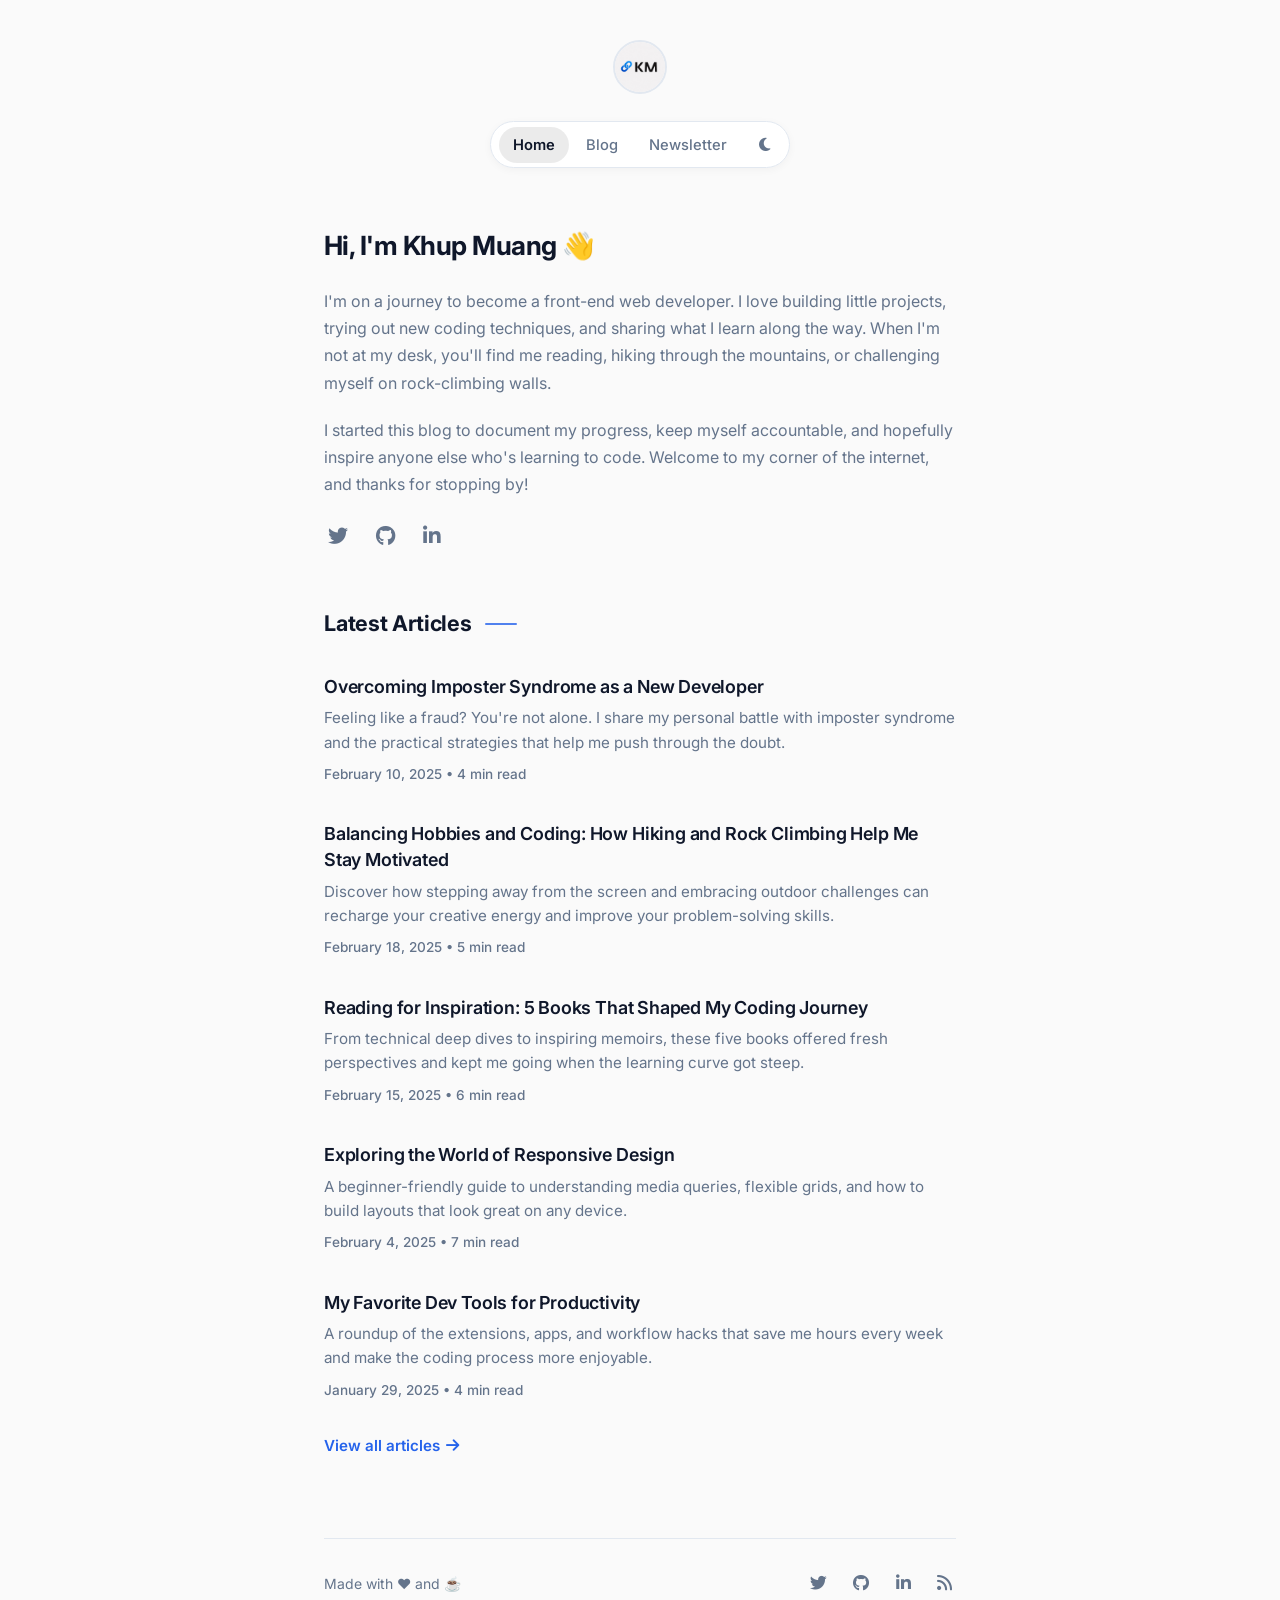
<file: index.html>
<!DOCTYPE html>
<html lang="en">

<head>
  <meta charset="UTF-8">
  <meta name="viewport" content="width=device-width, initial-scale=1.0">
  <title>Khup Muang - Front-End Developer</title>
  <meta name="description" content="Personal blog of Khup Muang, sharing articles, thoughts, and lessons learned on the journey of front-end development.">
  <link rel="shortcut icon" href="img/logo.jpeg" type="image/x-icon">
  <link rel="stylesheet" href="style.css">
  <link rel="stylesheet" href="https://cdnjs.cloudflare.com/ajax/libs/font-awesome/6.4.0/css/all.min.css">
  <script src="theme.js"></script>
</head>

<body>
  <div class="container">
    <header>
      <div class="avatar">
        <a href="index.html">
          <img src="img/logo.jpeg" alt="Khup Muang">
        </a>
      </div>

      <nav>
        <ul>
          <li><a href="index.html" class="active">Home</a></li>
          <li><a href="blog.html">Blog</a></li>
          <li><a href="newsletter.html">Newsletter</a></li>
        </ul>
        <button id="theme-toggle" class="theme-toggle" aria-label="Toggle color theme" title="Toggle theme">
          <i class="fas fa-moon" id="theme-icon"></i>
        </button>
      </nav>
    </header>

    <main>
      <section class="hero">
        <h1>Hi, I'm Khup Muang 👋</h1>
        <p>
          I'm on a journey to become a front-end web developer. I love building
          little projects, trying out new coding techniques, and sharing what I learn
          along the way. When I'm not at my desk, you'll find me reading, hiking
          through the mountains, or challenging myself on rock-climbing walls.
        </p>
        <p>
          I started this blog to document my progress, keep myself accountable,
          and hopefully inspire anyone else who's learning to code. Welcome to my
          corner of the internet, and thanks for stopping by!
        </p>
        <div class="social-links">
          <a href="https://twitter.com" target="_blank" rel="noopener noreferrer" aria-label="Twitter profile">
            <i class="fab fa-twitter"></i>
          </a>
          <a href="https://github.com" target="_blank" rel="noopener noreferrer" aria-label="GitHub profile">
            <i class="fab fa-github"></i>
          </a>
          <a href="https://linkedin.com" target="_blank" rel="noopener noreferrer" aria-label="LinkedIn profile">
            <i class="fab fa-linkedin-in"></i>
          </a>
        </div>
      </section>

      <section class="latest-articles">
        <h2 class="section-title">Latest Articles</h2>
        <div class="article-list">
          <div class="article-item">
            <a href="article.html">
              <h3>Overcoming Imposter Syndrome as a New Developer</h3>
            </a>
            <p class="article-excerpt">
              Feeling like a fraud? You're not alone. I share my personal battle with imposter syndrome and the
              practical strategies that help me push through the doubt.
            </p>
            <div class="article-meta">February 10, 2025 • 4 min read</div>
          </div>

          <div class="article-item">
            <a href="blog.html">
              <h3>Balancing Hobbies and Coding: How Hiking and Rock Climbing Help Me Stay Motivated</h3>
            </a>
            <p class="article-excerpt">
              Discover how stepping away from the screen and embracing outdoor challenges can recharge your creative
              energy and improve your problem-solving skills.
            </p>
            <div class="article-meta">February 18, 2025 • 5 min read</div>
          </div>

          <div class="article-item">
            <a href="blog.html">
              <h3>Reading for Inspiration: 5 Books That Shaped My Coding Journey</h3>
            </a>
            <p class="article-excerpt">
              From technical deep dives to inspiring memoirs, these five books offered fresh perspectives and kept me
              going when the learning curve got steep.
            </p>
            <div class="article-meta">February 15, 2025 • 6 min read</div>
          </div>

          <div class="article-item">
            <a href="blog.html">
              <h3>Exploring the World of Responsive Design</h3>
            </a>
            <p class="article-excerpt">
              A beginner-friendly guide to understanding media queries, flexible grids, and how to build layouts that
              look great on any device.
            </p>
            <div class="article-meta">February 4, 2025 • 7 min read</div>
          </div>

          <div class="article-item">
            <a href="blog.html">
              <h3>My Favorite Dev Tools for Productivity</h3>
            </a>
            <p class="article-excerpt">
              A roundup of the extensions, apps, and workflow hacks that save me hours every week and make the coding
              process more enjoyable.
            </p>
            <div class="article-meta">January 29, 2025 • 4 min read</div>
          </div>
        </div>
        <a href="blog.html" class="view-all">View all articles <i class="fas fa-arrow-right"></i></a>
      </section>
    </main>

    <footer>
      <div class="copyright">
        Made with ❤️ and ☕
      </div>
      <div class="footer-social">
        <a href="https://twitter.com" target="_blank" rel="noopener noreferrer" aria-label="Twitter profile">
          <i class="fab fa-twitter"></i>
        </a>
        <a href="https://github.com" target="_blank" rel="noopener noreferrer" aria-label="GitHub profile">
          <i class="fab fa-github"></i>
        </a>
        <a href="https://linkedin.com" target="_blank" rel="noopener noreferrer" aria-label="LinkedIn profile">
          <i class="fab fa-linkedin-in"></i>
        </a>
        <a href="#" aria-label="RSS Feed">
          <i class="fas fa-rss"></i>
        </a>
      </div>
    </footer>
  </div>
</body>

</html>
</file>
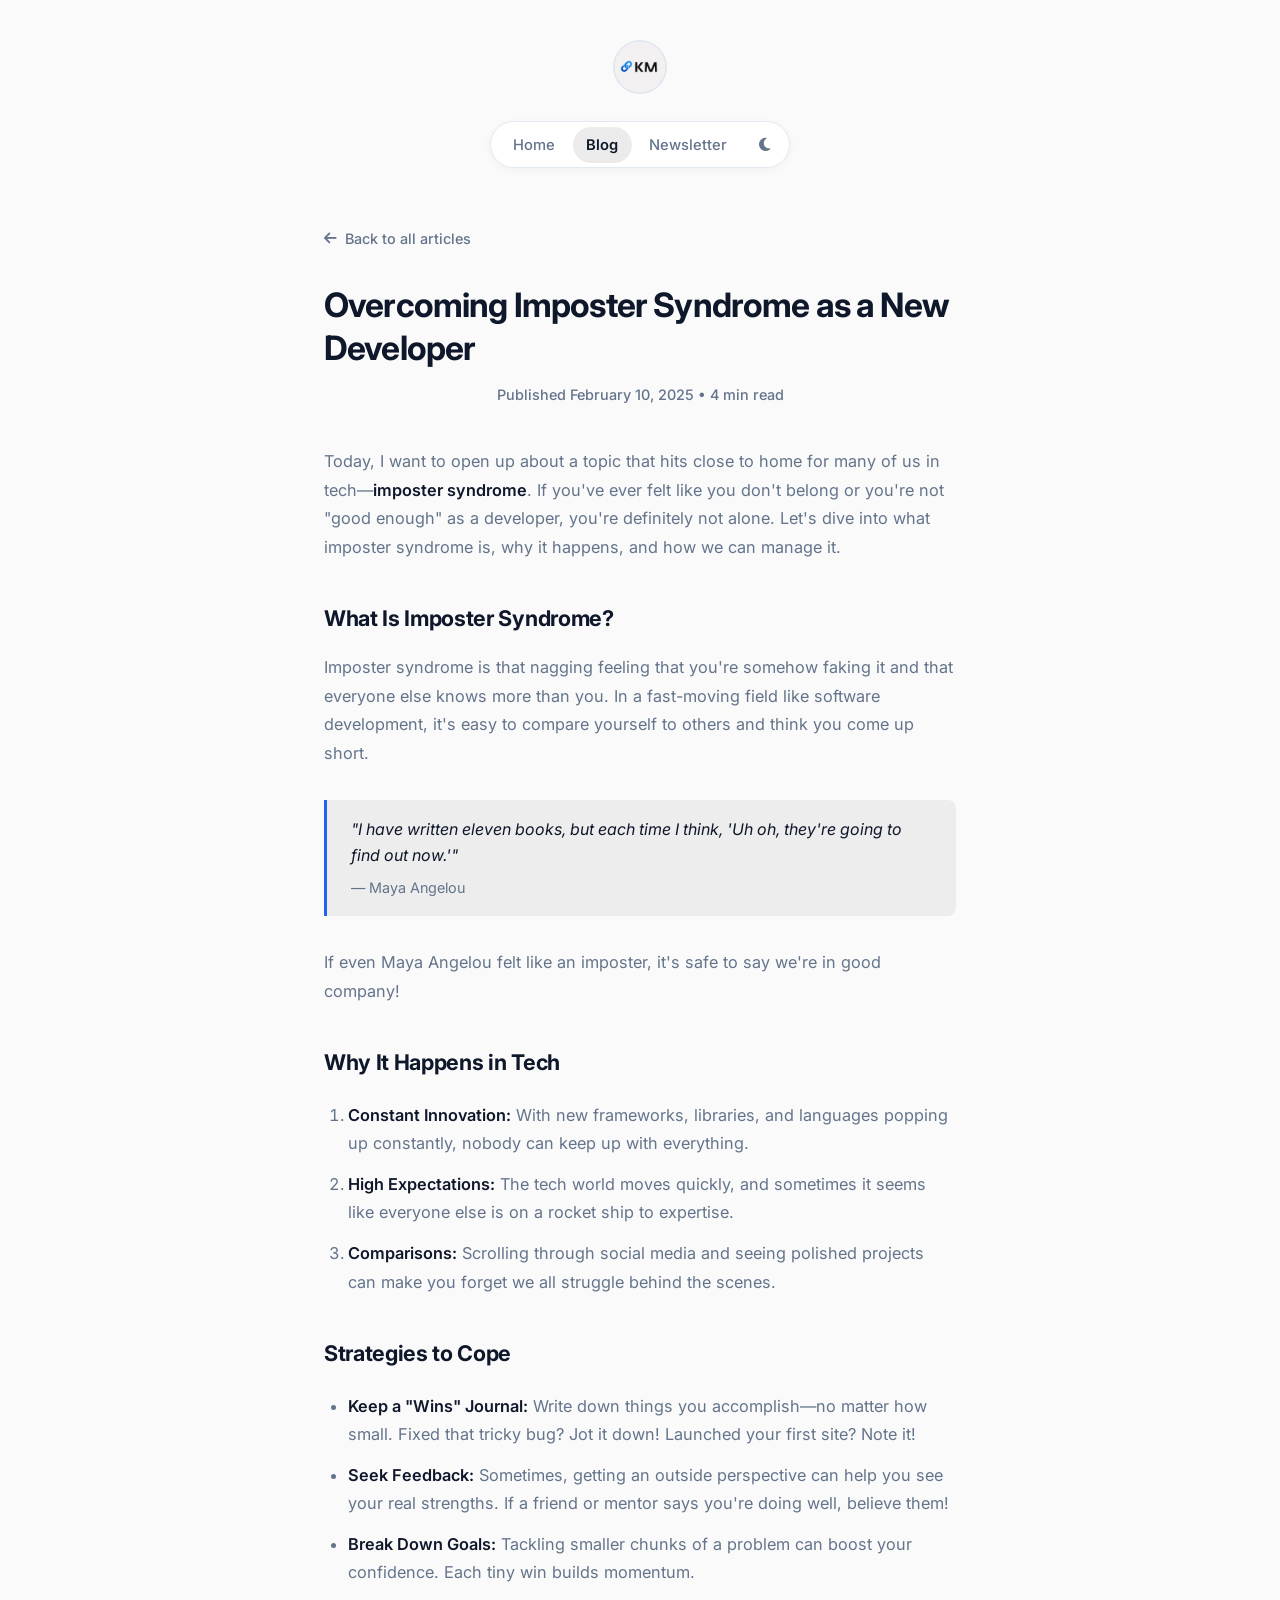
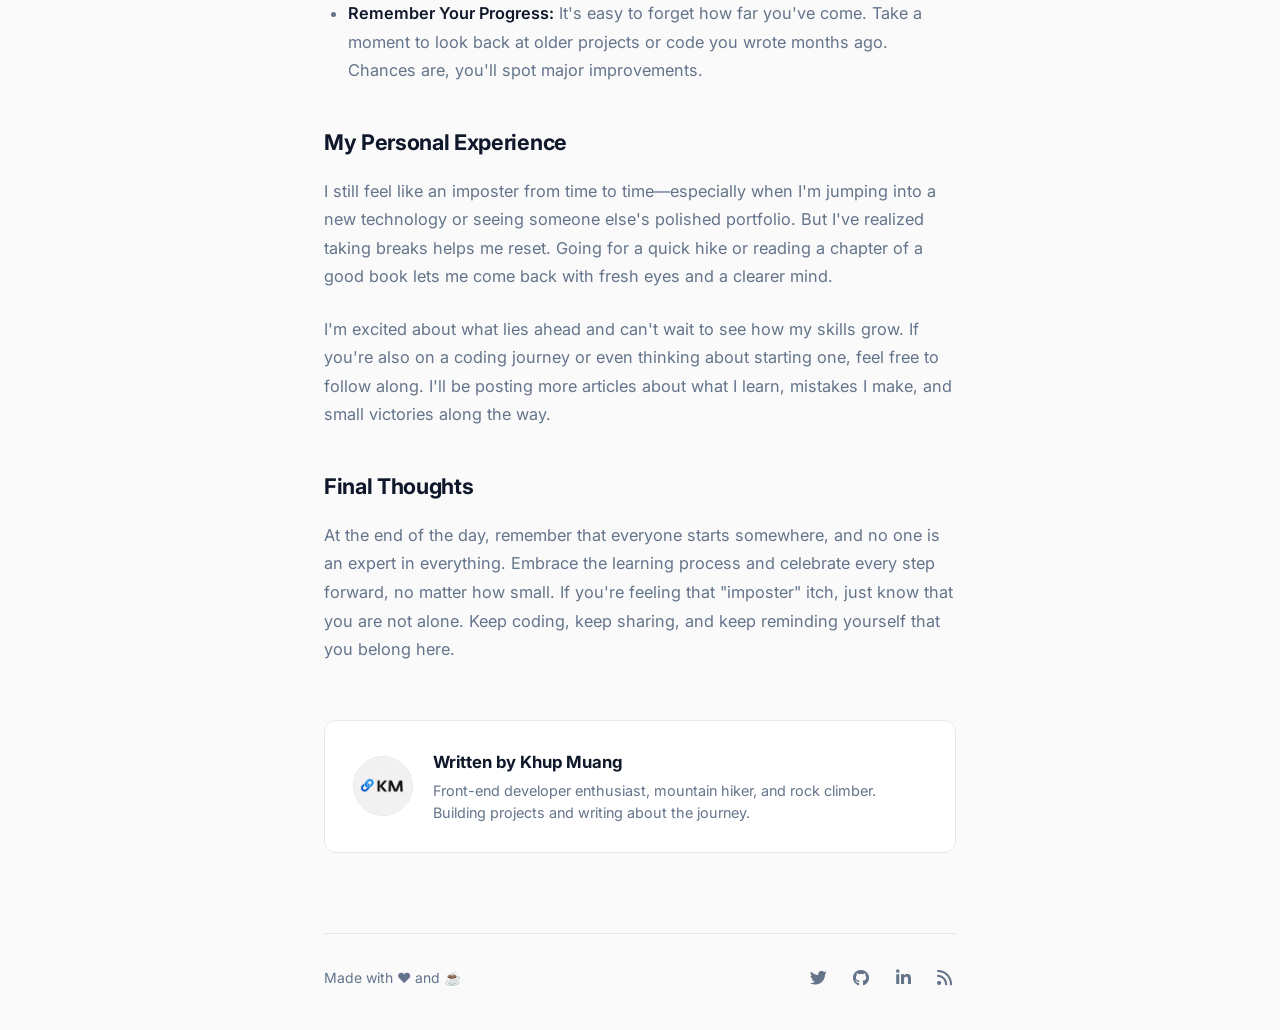
<file: article.html>
<!DOCTYPE html>
<html lang="en">

<head>
  <meta charset="UTF-8">
  <meta name="viewport" content="width=device-width, initial-scale=1.0">
  <title>Overcoming Imposter Syndrome as a New Developer - Khup Muang</title>
  <meta name="description" content="A personal reflection on dealing with imposter syndrome in tech and practical mindset strategies to overcome self-doubt.">
  <link rel="shortcut icon" href="img/logo.jpeg" type="image/x-icon">
  <link rel="stylesheet" href="style.css">
  <link rel="stylesheet" href="https://cdnjs.cloudflare.com/ajax/libs/font-awesome/6.4.0/css/all.min.css">
  <script src="theme.js"></script>
</head>

<body>
  <div class="container">
    <header>
      <div class="avatar">
        <a href="index.html">
          <img src="img/logo.jpeg" alt="Khup Muang">
        </a>
      </div>

      <nav>
        <ul>
          <li><a href="index.html">Home</a></li>
          <li><a href="blog.html" class="active">Blog</a></li>
          <li><a href="newsletter.html">Newsletter</a></li>
        </ul>
        <button id="theme-toggle" class="theme-toggle" aria-label="Toggle color theme" title="Toggle theme">
          <i class="fas fa-moon" id="theme-icon"></i>
        </button>
      </nav>
    </header>

    <main class="article-content">
      <a href="blog.html" class="back-link">
        <i class="fas fa-arrow-left"></i> Back to all articles
      </a>

      <header class="article-header">
        <h1>Overcoming Imposter Syndrome as a New Developer</h1>
        <div class="article-date">Published February 10, 2025 • 4 min read</div>
      </header>

      <p>
        Today, I want to open up about a topic that hits close to home for many
        of us in tech—<strong>imposter syndrome</strong>. If you've ever felt like you don't belong
        or you're not "good enough" as a developer, you're definitely not alone.
        Let's dive into what imposter syndrome is, why it happens, and how we
        can manage it.
      </p>

      <h2>What Is Imposter Syndrome?</h2>
      <p>
        Imposter syndrome is that nagging feeling that you're somehow faking it
        and that everyone else knows more than you. In a fast-moving field like
        software development, it's easy to compare yourself to others and think
        you come up short.
      </p>

      <blockquote>
        "I have written eleven books, but each time I think, 'Uh oh, they're going
        to find out now.'"
        <footer>— Maya Angelou</footer>
      </blockquote>

      <p>
        If even Maya Angelou felt like an imposter, it's safe to say we're in good
        company!
      </p>

      <h2>Why It Happens in Tech</h2>
      <ol>
        <li>
          <strong>Constant Innovation:</strong> With new frameworks, libraries, and languages
          popping up constantly, nobody can keep up with everything.
        </li>
        <li>
          <strong>High Expectations:</strong> The tech world moves quickly, and sometimes it
          seems like everyone else is on a rocket ship to expertise.
        </li>
        <li>
          <strong>Comparisons:</strong> Scrolling through social media and seeing polished
          projects can make you forget we all struggle behind the scenes.
        </li>
      </ol>

      <h2>Strategies to Cope</h2>
      <ul>
        <li>
          <strong>Keep a "Wins" Journal:</strong> Write down things you accomplish—no matter
          how small. Fixed that tricky bug? Jot it down! Launched your first site?
          Note it!
        </li>
        <li>
          <strong>Seek Feedback:</strong> Sometimes, getting an outside perspective can help
          you see your real strengths. If a friend or mentor says you're doing
          well, believe them!
        </li>
        <li>
          <strong>Break Down Goals:</strong> Tackling smaller chunks of a problem can boost
          your confidence. Each tiny win builds momentum.
        </li>
        <li>
          <strong>Remember Your Progress:</strong> It's easy to forget how far you've come.
          Take a moment to look back at older projects or code you wrote
          months ago. Chances are, you'll spot major improvements.
        </li>
      </ul>

      <h2>My Personal Experience</h2>
      <p>
        I still feel like an imposter from time to time—especially when I'm jumping
        into a new technology or seeing someone else's polished portfolio. But
        I've realized taking breaks helps me reset. Going for a quick hike or
        reading a chapter of a good book lets me come back with fresh eyes and
        a clearer mind.
      </p>
      <p>
        I'm excited about what lies ahead and can't wait to see how my skills
        grow. If you're also on a coding journey or even thinking about starting
        one, feel free to follow along. I'll be posting more articles about what I
        learn, mistakes I make, and small victories along the way.
      </p>

      <h2>Final Thoughts</h2>
      <p>
        At the end of the day, remember that everyone starts somewhere, and
        no one is an expert in everything. Embrace the learning process and
        celebrate every step forward, no matter how small. If you're feeling that
        "imposter" itch, just know that you are not alone. Keep coding, keep
        sharing, and keep reminding yourself that you belong here.
      </p>

      <div class="article-author-card">
        <img src="img/logo.jpeg" alt="Khup Muang">
        <div class="author-info">
          <h4>Written by Khup Muang</h4>
          <p>Front-end developer enthusiast, mountain hiker, and rock climber. Building projects and writing about the journey.</p>
        </div>
      </div>
    </main>

    <footer>
      <div class="copyright">
        Made with ❤️ and ☕
      </div>
      <div class="footer-social">
        <a href="https://twitter.com" target="_blank" rel="noopener noreferrer" aria-label="Twitter profile">
          <i class="fab fa-twitter"></i>
        </a>
        <a href="https://github.com" target="_blank" rel="noopener noreferrer" aria-label="GitHub profile">
          <i class="fab fa-github"></i>
        </a>
        <a href="https://linkedin.com" target="_blank" rel="noopener noreferrer" aria-label="LinkedIn profile">
          <i class="fab fa-linkedin-in"></i>
        </a>
        <a href="#" aria-label="RSS Feed">
          <i class="fas fa-rss"></i>
        </a>
      </div>
    </footer>
  </div>
</body>

</html>
</file>
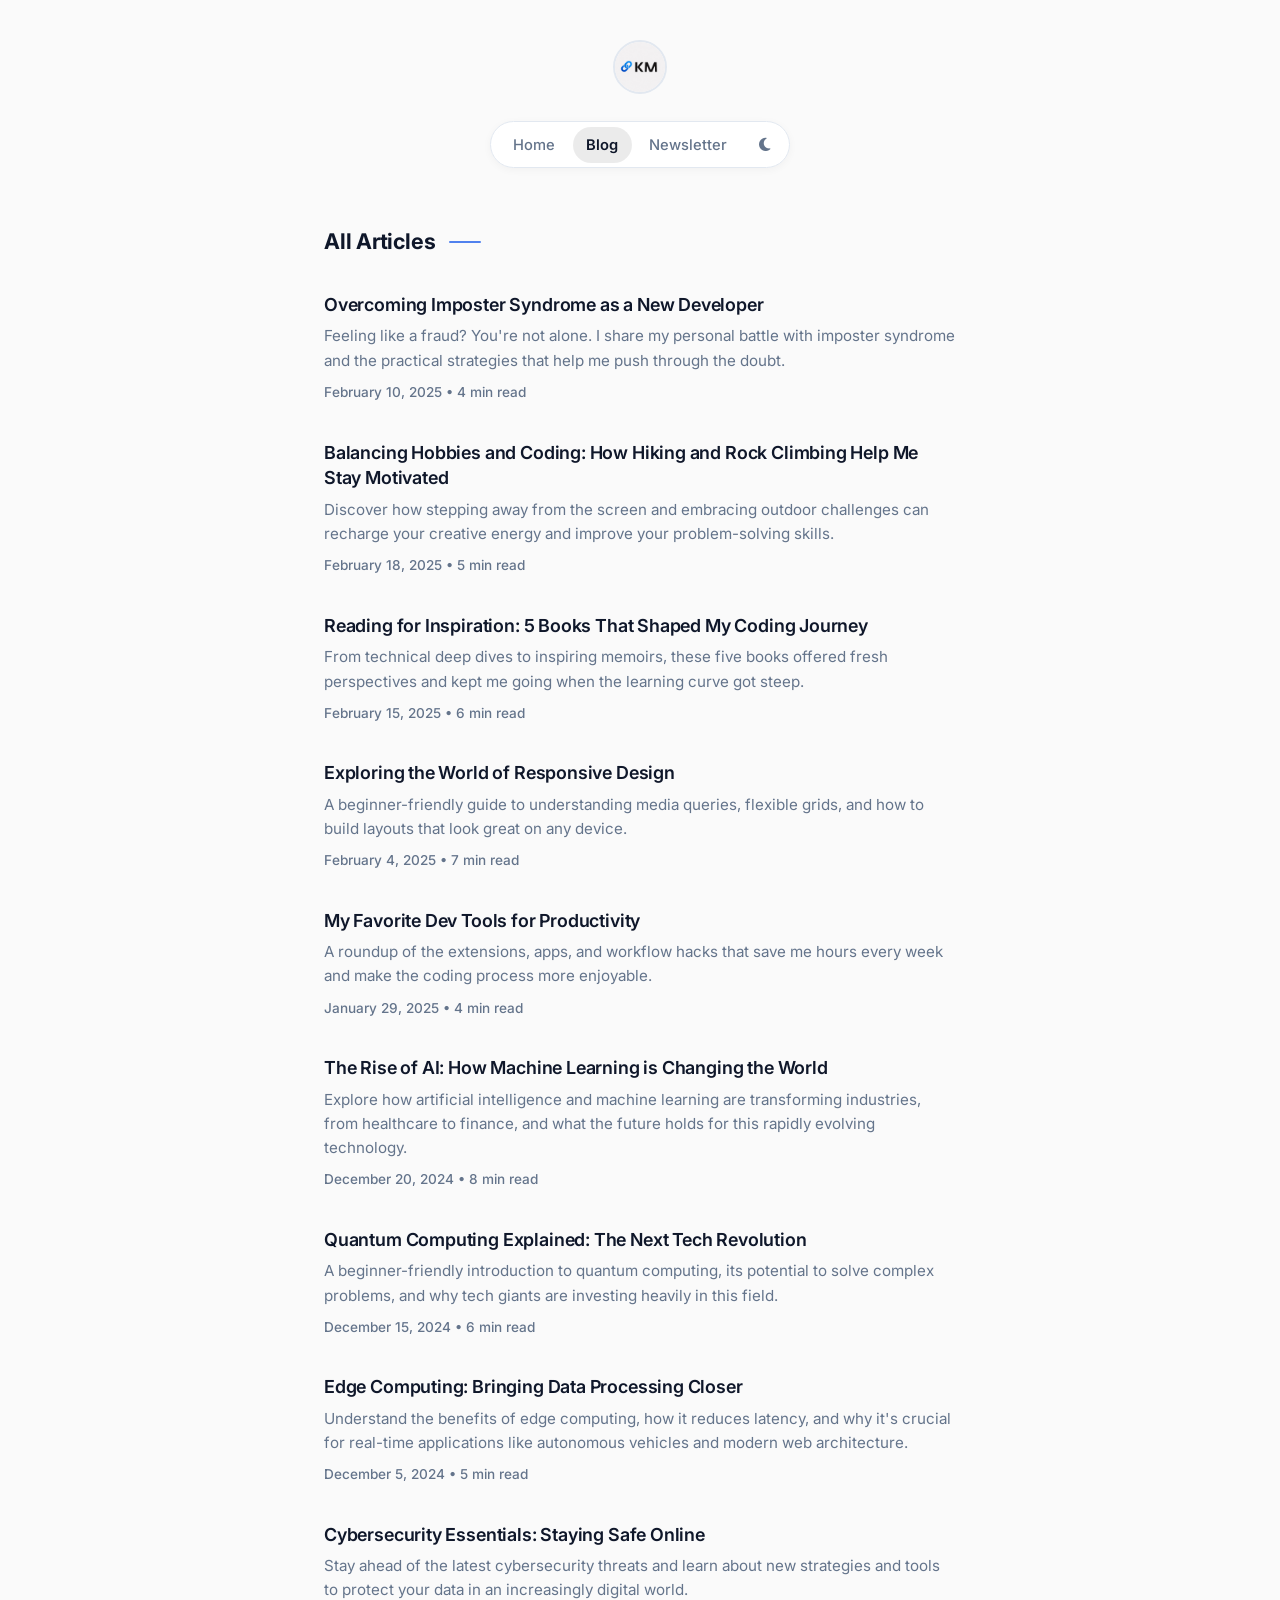
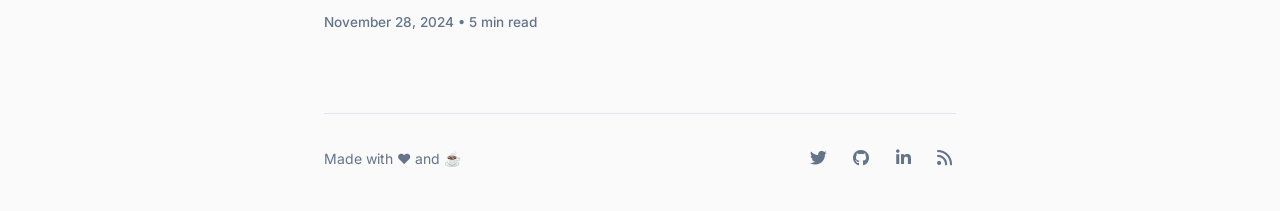
<file: blog.html>
<!DOCTYPE html>
<html lang="en">

<head>
  <meta charset="UTF-8">
  <meta name="viewport" content="width=device-width, initial-scale=1.0">
  <title>Blog - Khup Muang</title>
  <meta name="description" content="All articles, tutorials, and personal reflections on coding, web development, and tech by Khup Muang.">
  <link rel="shortcut icon" href="img/logo.jpeg" type="image/x-icon">
  <link rel="stylesheet" href="style.css">
  <link rel="stylesheet" href="https://cdnjs.cloudflare.com/ajax/libs/font-awesome/6.4.0/css/all.min.css">
  <script src="theme.js"></script>
</head>

<body>
  <div class="container">
    <header>
      <div class="avatar">
        <a href="index.html">
          <img src="img/logo.jpeg" alt="Khup Muang">
        </a>
      </div>

      <nav>
        <ul>
          <li><a href="index.html">Home</a></li>
          <li><a href="blog.html" class="active">Blog</a></li>
          <li><a href="newsletter.html">Newsletter</a></li>
        </ul>
        <button id="theme-toggle" class="theme-toggle" aria-label="Toggle color theme" title="Toggle theme">
          <i class="fas fa-moon" id="theme-icon"></i>
        </button>
      </nav>
    </header>

    <main>
      <section class="tech-articles">
        <h2 class="section-title">All Articles</h2>
        <div class="article-list">
          <div class="article-item">
            <a href="article.html">
              <h3>Overcoming Imposter Syndrome as a New Developer</h3>
            </a>
            <p class="article-excerpt">
              Feeling like a fraud? You're not alone. I share my personal battle with imposter syndrome and the
              practical strategies that help me push through the doubt.
            </p>
            <div class="article-meta">February 10, 2025 • 4 min read</div>
          </div>

          <div class="article-item">
            <a href="#">
              <h3>Balancing Hobbies and Coding: How Hiking and Rock Climbing Help Me Stay Motivated</h3>
            </a>
            <p class="article-excerpt">
              Discover how stepping away from the screen and embracing outdoor challenges can recharge your creative
              energy and improve your problem-solving skills.
            </p>
            <div class="article-meta">February 18, 2025 • 5 min read</div>
          </div>

          <div class="article-item">
            <a href="#">
              <h3>Reading for Inspiration: 5 Books That Shaped My Coding Journey</h3>
            </a>
            <p class="article-excerpt">
              From technical deep dives to inspiring memoirs, these five books offered fresh perspectives and kept me
              going when the learning curve got steep.
            </p>
            <div class="article-meta">February 15, 2025 • 6 min read</div>
          </div>

          <div class="article-item">
            <a href="#">
              <h3>Exploring the World of Responsive Design</h3>
            </a>
            <p class="article-excerpt">
              A beginner-friendly guide to understanding media queries, flexible grids, and how to build layouts that
              look great on any device.
            </p>
            <div class="article-meta">February 4, 2025 • 7 min read</div>
          </div>

          <div class="article-item">
            <a href="#">
              <h3>My Favorite Dev Tools for Productivity</h3>
            </a>
            <p class="article-excerpt">
              A roundup of the extensions, apps, and workflow hacks that save me hours every week and make the coding
              process more enjoyable.
            </p>
            <div class="article-meta">January 29, 2025 • 4 min read</div>
          </div>

          <div class="article-item">
            <a href="#">
              <h3>The Rise of AI: How Machine Learning is Changing the World</h3>
            </a>
            <p class="article-excerpt">
              Explore how artificial intelligence and machine learning are transforming industries, from healthcare to
              finance, and what the future holds for this rapidly evolving technology.
            </p>
            <div class="article-meta">December 20, 2024 • 8 min read</div>
          </div>

          <div class="article-item">
            <a href="#">
              <h3>Quantum Computing Explained: The Next Tech Revolution</h3>
            </a>
            <p class="article-excerpt">
              A beginner-friendly introduction to quantum computing, its potential to solve complex problems, and why
              tech giants are investing heavily in this field.
            </p>
            <div class="article-meta">December 15, 2024 • 6 min read</div>
          </div>

          <div class="article-item">
            <a href="#">
              <h3>Edge Computing: Bringing Data Processing Closer</h3>
            </a>
            <p class="article-excerpt">
              Understand the benefits of edge computing, how it reduces latency, and why it's crucial for real-time
              applications like autonomous vehicles and modern web architecture.
            </p>
            <div class="article-meta">December 5, 2024 • 5 min read</div>
          </div>

          <div class="article-item">
            <a href="#">
              <h3>Cybersecurity Essentials: Staying Safe Online</h3>
            </a>
            <p class="article-excerpt">
              Stay ahead of the latest cybersecurity threats and learn about new strategies and tools to protect your
              data in an increasingly digital world.
            </p>
            <div class="article-meta">November 28, 2024 • 5 min read</div>
          </div>
        </div>
      </section>
    </main>

    <footer>
      <div class="copyright">
        Made with ❤️ and ☕
      </div>
      <div class="footer-social">
        <a href="https://twitter.com" target="_blank" rel="noopener noreferrer" aria-label="Twitter profile">
          <i class="fab fa-twitter"></i>
        </a>
        <a href="https://github.com" target="_blank" rel="noopener noreferrer" aria-label="GitHub profile">
          <i class="fab fa-github"></i>
        </a>
        <a href="https://linkedin.com" target="_blank" rel="noopener noreferrer" aria-label="LinkedIn profile">
          <i class="fab fa-linkedin-in"></i>
        </a>
        <a href="#" aria-label="RSS Feed">
          <i class="fas fa-rss"></i>
        </a>
      </div>
    </footer>
  </div>
</body>

</html>
</file>
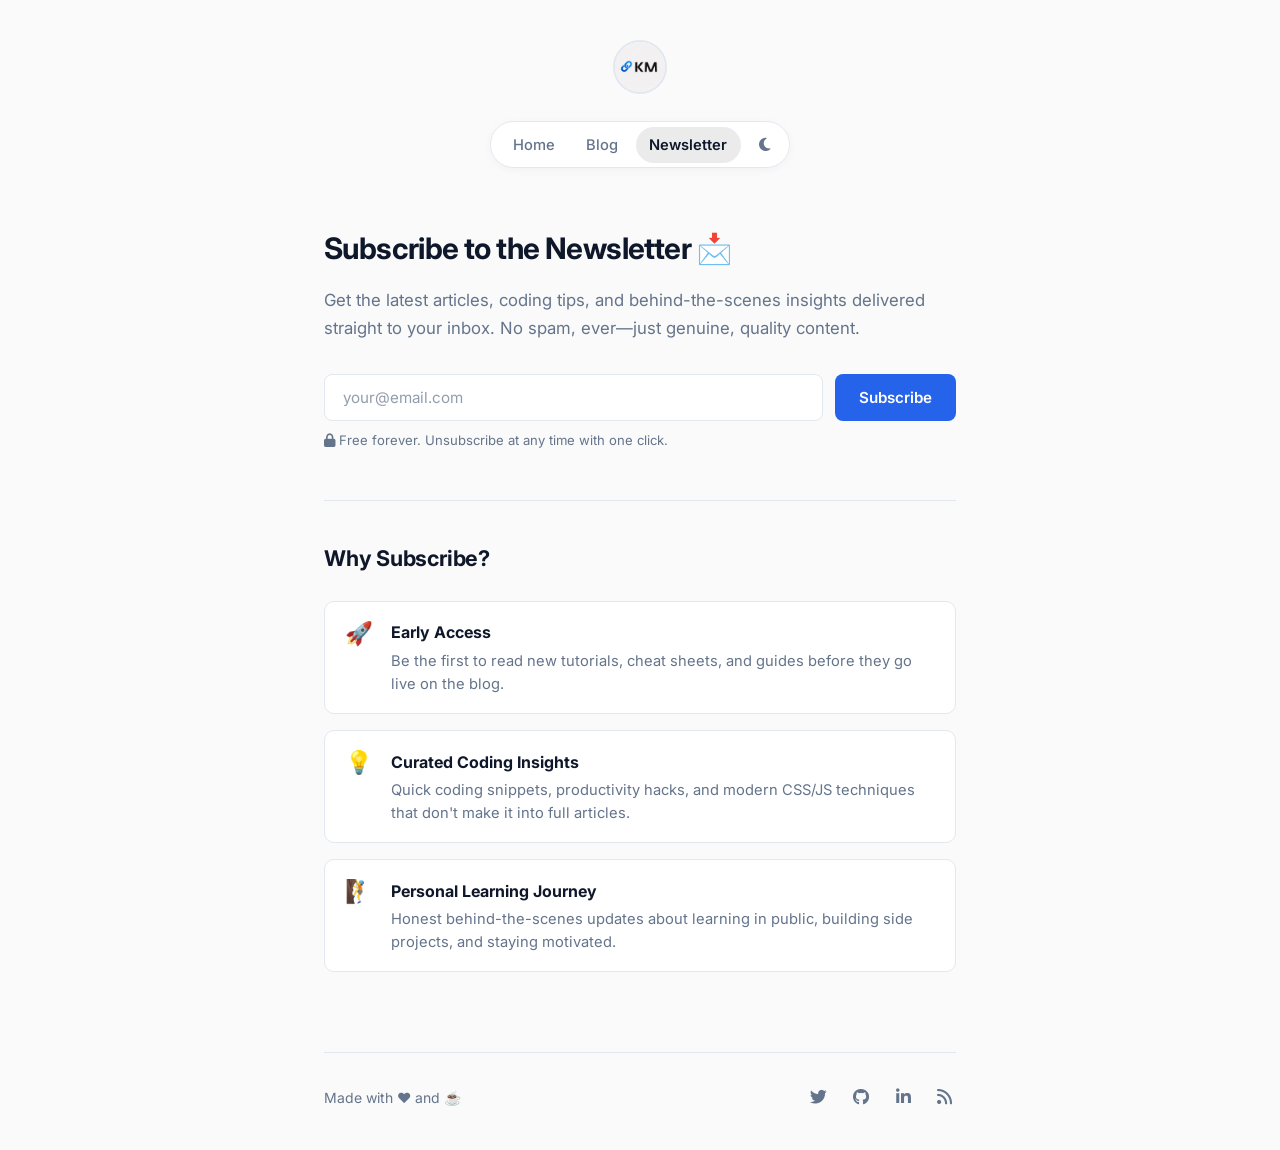
<file: newsletter.html>
<!DOCTYPE html>
<html lang="en">

<head>
  <meta charset="UTF-8">
  <meta name="viewport" content="width=device-width, initial-scale=1.0">
  <title>Newsletter - Khup Muang</title>
  <meta name="description" content="Subscribe to Khup Muang's newsletter for updates on front-end development, coding tutorials, and learning resources.">
  <link rel="shortcut icon" href="img/logo.jpeg" type="image/x-icon">
  <link rel="stylesheet" href="style.css">
  <link rel="stylesheet" href="https://cdnjs.cloudflare.com/ajax/libs/font-awesome/6.4.0/css/all.min.css">
  <script src="theme.js"></script>
</head>

<body>
  <div class="container">
    <header>
      <div class="avatar">
        <a href="index.html">
          <img src="img/logo.jpeg" alt="Khup Muang">
        </a>
      </div>

      <nav>
        <ul>
          <li><a href="index.html">Home</a></li>
          <li><a href="blog.html">Blog</a></li>
          <li><a href="newsletter.html" class="active">Newsletter</a></li>
        </ul>
        <button id="theme-toggle" class="theme-toggle" aria-label="Toggle color theme" title="Toggle theme">
          <i class="fas fa-moon" id="theme-icon"></i>
        </button>
      </nav>
    </header>

    <main class="newsletter-content">
      <div class="newsletter-header">
        <h1>Subscribe to the Newsletter 📩</h1>
        <p>
          Get the latest articles, coding tips, and behind-the-scenes insights delivered straight to your
          inbox. No spam, ever—just genuine, quality content.
        </p>
      </div>

      <!-- Formspree Integration: Replace YOUR_FORM_ID with your Formspree Form ID -->
      <form class="newsletter-form" id="newsletter-form" action="https://formspree.io/f/xpppwvdw" method="POST">
        <label for="newsletter-email" class="sr-only">Email address</label>
        <input type="email" id="newsletter-email" name="email" placeholder="your@email.com" required autocomplete="email">
        <button type="submit" id="newsletter-submit">Subscribe</button>
      </form>
      <div id="newsletter-status" class="form-status" role="status" aria-live="polite"></div>
      <p class="spam-notice"><i class="fas fa-lock"></i> Free forever. Unsubscribe at any time with one click.</p>

      <section class="newsletter-benefits">
        <h2>Why Subscribe?</h2>
        <ul class="benefits-list">
          <li>
            <span class="icon">🚀</span>
            <div class="benefit-text">
              <strong>Early Access</strong>
              <p>Be the first to read new tutorials, cheat sheets, and guides before they go live on the blog.</p>
            </div>
          </li>
          <li>
            <span class="icon">💡</span>
            <div class="benefit-text">
              <strong>Curated Coding Insights</strong>
              <p>Quick coding snippets, productivity hacks, and modern CSS/JS techniques that don't make it into full articles.</p>
            </div>
          </li>
          <li>
            <span class="icon">🧗</span>
            <div class="benefit-text">
              <strong>Personal Learning Journey</strong>
              <p>Honest behind-the-scenes updates about learning in public, building side projects, and staying motivated.</p>
            </div>
          </li>
        </ul>
      </section>
    </main>

    <footer>
      <div class="copyright">
        Made with ❤️ and ☕
      </div>
      <div class="footer-social">
        <a href="https://twitter.com" target="_blank" rel="noopener noreferrer" aria-label="Twitter profile">
          <i class="fab fa-twitter"></i>
        </a>
        <a href="https://github.com" target="_blank" rel="noopener noreferrer" aria-label="GitHub profile">
          <i class="fab fa-github"></i>
        </a>
        <a href="https://linkedin.com" target="_blank" rel="noopener noreferrer" aria-label="LinkedIn profile">
          <i class="fab fa-linkedin-in"></i>
        </a>
        <a href="#" aria-label="RSS Feed">
          <i class="fas fa-rss"></i>
        </a>
      </div>
    </footer>
  </div>

  <script>
    const form = document.getElementById('newsletter-form');
    const statusDiv = document.getElementById('newsletter-status');
    const submitBtn = document.getElementById('newsletter-submit');

    form.addEventListener('submit', async function (e) {
      // If user hasn't replaced YOUR_FORM_ID yet, prompt them gently
      if (form.action.includes('YOUR_FORM_ID')) {
        e.preventDefault();
        statusDiv.className = 'form-status error';
        statusDiv.innerHTML = '<i class="fas fa-exclamation-circle"></i> Please replace <code>YOUR_FORM_ID</code> in newsletter.html with your Formspree Form ID.';
        return;
      }

      e.preventDefault();
      submitBtn.disabled = true;
      submitBtn.textContent = 'Subscribing...';
      statusDiv.className = 'form-status';
      statusDiv.textContent = '';

      try {
        const response = await fetch(form.action, {
          method: 'POST',
          body: new FormData(form),
          headers: {
            'Accept': 'application/json'
          }
        });

        if (response.ok) {
          statusDiv.className = 'form-status success';
          statusDiv.innerHTML = '<i class="fas fa-check-circle"></i> Thanks for subscribing! You are on the list.';
          form.reset();
        } else {
          const data = await response.json();
          statusDiv.className = 'form-status error';
          if (data && data.errors) {
            statusDiv.textContent = data.errors.map(err => err.message).join(', ');
          } else {
            statusDiv.textContent = 'Oops! There was a problem submitting your subscription.';
          }
        }
      } catch (err) {
        statusDiv.className = 'form-status error';
        statusDiv.textContent = 'Network error. Please try again later.';
      } finally {
        submitBtn.disabled = false;
        submitBtn.textContent = 'Subscribe';
      }
    });
  </script>
</body>

</html>
</file>
<file: style.css>
@import url('https://fonts.googleapis.com/css2?family=Inter:wght@400;500;600;700&display=swap');

:root {
  --bg-color: #0f1115;
  --text-color: #f1f5f9;
  --text-muted: #94a3b8;
  --accent-color: #3b82f6;
  --accent-hover: #2563eb;
  --border-color: #27272a;
  --nav-bg: rgba(24, 24, 27, 0.7);
  --nav-hover-bg: rgba(255, 255, 255, 0.08);
  --nav-active-bg: rgba(255, 255, 255, 0.14);
  --card-bg: #18181b;
  --input-bg: #18181b;
  --container-width: 680px;
  --font-family: 'Inter', -apple-system, BlinkMacSystemFont, "Segoe UI", Roboto, Helvetica, Arial, sans-serif;
}

html.light {
  --bg-color: #fafafa;
  --text-color: #0f172a;
  --text-muted: #64748b;
  --accent-color: #2563eb;
  --accent-hover: #1d4ed8;
  --border-color: #e2e8f0;
  --nav-bg: rgba(255, 255, 255, 0.85);
  --nav-hover-bg: rgba(0, 0, 0, 0.05);
  --nav-active-bg: rgba(0, 0, 0, 0.08);
  --card-bg: #ffffff;
  --input-bg: #ffffff;
}

html.dark {
  --bg-color: #0f1115;
  --text-color: #f1f5f9;
  --text-muted: #94a3b8;
  --accent-color: #3b82f6;
  --accent-hover: #2563eb;
  --border-color: #27272a;
  --nav-bg: rgba(24, 24, 27, 0.7);
  --nav-hover-bg: rgba(255, 255, 255, 0.08);
  --nav-active-bg: rgba(255, 255, 255, 0.14);
  --card-bg: #18181b;
  --input-bg: #18181b;
}

*, *::before, *::after {
  box-sizing: border-box;
}

body {
  background-color: var(--bg-color);
  color: var(--text-color);
  font-family: var(--font-family);
  margin: 0;
  padding: 0;
  line-height: 1.65;
  -webkit-font-smoothing: antialiased;
  -moz-osx-font-smoothing: grayscale;
  transition: background-color 0.25s ease, color 0.25s ease;
}

a {
  color: var(--text-color);
  text-decoration: none;
  transition: color 0.2s ease;
}

a:hover {
  color: var(--accent-color);
}

.container {
  max-width: var(--container-width);
  margin: 0 auto;
  padding: 2.5rem 1.5rem;
  min-height: 100vh;
  display: flex;
  flex-direction: column;
}

main {
  flex: 1;
}

/* Header & Navigation */
header {
  display: flex;
  flex-direction: column;
  align-items: center;
  margin-bottom: 3.5rem;
}

.avatar {
  margin-bottom: 1.25rem;
}

.avatar a {
  display: inline-block;
  line-height: 0;
}

.avatar img {
  width: 54px;
  height: 54px;
  border-radius: 50%;
  object-fit: cover;
  border: 2px solid var(--border-color);
  transition: transform 0.2s ease, border-color 0.2s ease;
  display: block;
}

.avatar img:hover {
  transform: scale(1.05);
  border-color: var(--accent-color);
}

nav {
  display: inline-flex;
  align-items: center;
  gap: 0.35rem;
  background: var(--nav-bg);
  backdrop-filter: blur(8px);
  -webkit-backdrop-filter: blur(8px);
  border: 1px solid var(--border-color);
  padding: 0.3rem 0.5rem;
  border-radius: 9999px;
  box-shadow: 0 2px 8px rgba(0, 0, 0, 0.04);
}

nav ul {
  display: flex;
  list-style: none;
  padding: 0;
  margin: 0;
  gap: 0.25rem;
}

nav a {
  color: var(--text-muted);
  font-size: 0.92rem;
  font-weight: 500;
  padding: 0.35rem 0.85rem;
  border-radius: 9999px;
  transition: background-color 0.2s ease, color 0.2s ease;
  display: block;
}

nav a:hover {
  color: var(--text-color);
  background-color: var(--nav-hover-bg);
}

nav a.active {
  color: var(--text-color);
  background-color: var(--nav-active-bg);
  font-weight: 600;
}

.theme-toggle {
  background: none;
  border: none;
  color: var(--text-muted);
  cursor: pointer;
  padding: 0.4rem 0.65rem;
  border-radius: 9999px;
  display: inline-flex;
  align-items: center;
  justify-content: center;
  font-size: 0.95rem;
  transition: background-color 0.2s ease, color 0.2s ease;
  margin-left: 0.15rem;
}

.theme-toggle:hover {
  color: var(--text-color);
  background-color: var(--nav-hover-bg);
}

/* Hero Section */
.hero {
  margin-bottom: 3.5rem;
}

.hero h1 {
  font-size: 1.65rem;
  font-weight: 700;
  letter-spacing: -0.02em;
  margin: 0 0 1.25rem 0;
  display: flex;
  align-items: center;
  gap: 0.5rem;
}

.hero p {
  color: var(--text-muted);
  margin: 0 0 1.25rem 0;
  font-size: 1rem;
  line-height: 1.7;
}

.social-links {
  display: flex;
  gap: 1.25rem;
  margin-top: 1.5rem;
}

.social-links a {
  color: var(--text-muted);
  font-size: 1.25rem;
  padding: 0.25rem;
  display: inline-flex;
  align-items: center;
  justify-content: center;
  transition: color 0.2s ease, transform 0.2s ease;
}

.social-links a:hover {
  color: var(--text-color);
  transform: translateY(-2px);
}

/* Articles Section */
.section-title {
  font-size: 1.35rem;
  font-weight: 700;
  letter-spacing: -0.01em;
  margin: 0 0 2rem 0;
  display: flex;
  align-items: center;
}

.section-title::after {
  content: "";
  height: 2px;
  width: 2rem;
  background-color: var(--accent-color);
  margin-left: 0.85rem;
  display: inline-block;
  opacity: 0.8;
  border-radius: 2px;
}

.article-list {
  display: flex;
  flex-direction: column;
  gap: 2.25rem;
}

.article-item h3 {
  font-size: 1.12rem;
  font-weight: 600;
  letter-spacing: -0.01em;
  margin: 0 0 0.4rem 0;
  line-height: 1.45;
  transition: color 0.2s ease;
}

.article-item a:hover h3 {
  color: var(--accent-color);
}

.article-excerpt {
  color: var(--text-muted);
  font-size: 0.95rem;
  line-height: 1.6;
  margin: 0.35rem 0 0.5rem 0;
}

.article-meta {
  font-size: 0.85rem;
  color: var(--text-muted);
  font-weight: 500;
}

.view-all {
  display: inline-flex;
  align-items: center;
  gap: 0.35rem;
  margin-top: 2rem;
  color: var(--accent-color);
  font-weight: 600;
  font-size: 0.95rem;
  transition: gap 0.2s ease;
}

.view-all:hover {
  gap: 0.6rem;
}

/* Article Detail Styles */
.back-link {
  display: inline-flex;
  align-items: center;
  gap: 0.5rem;
  color: var(--text-muted);
  font-size: 0.9rem;
  font-weight: 500;
  margin-bottom: 2rem;
  transition: color 0.2s ease, transform 0.2s ease;
}

.back-link:hover {
  color: var(--accent-color);
  transform: translateX(-3px);
}

.article-header {
  margin-bottom: 2.5rem;
}

.article-header h1 {
  font-size: 2.1rem;
  letter-spacing: -0.025em;
  line-height: 1.3;
  margin: 0 0 0.85rem 0;
}

.article-date {
  color: var(--text-muted);
  font-size: 0.9rem;
  font-weight: 500;
}

.article-content h2 {
  font-size: 1.35rem;
  font-weight: 700;
  letter-spacing: -0.015em;
  margin-top: 2.5rem;
  margin-bottom: 1rem;
  color: var(--text-color);
}

.article-content p {
  color: var(--text-muted);
  margin-bottom: 1.5rem;
  font-size: 1.02rem;
  line-height: 1.75;
}

.article-content strong {
  color: var(--text-color);
  font-weight: 600;
}

blockquote {
  border-left: 3px solid var(--accent-color);
  background: var(--nav-hover-bg);
  margin: 2rem 0;
  padding: 1rem 1.5rem;
  border-radius: 0 8px 8px 0;
  font-style: italic;
  color: var(--text-color);
}

blockquote footer {
  margin-top: 0.5rem;
  font-style: normal;
  font-size: 0.9rem;
  color: var(--text-muted);
  border-top: none;
  padding-top: 0;
}

.article-content ul,
.article-content ol {
  margin: 1.25rem 0 1.75rem 0;
  padding-left: 1.5rem;
  color: var(--text-muted);
  font-size: 1.02rem;
  line-height: 1.75;
}

.article-content li {
  margin-bottom: 0.75rem;
}

.article-author-card {
  margin-top: 3.5rem;
  padding: 1.75rem;
  background: var(--card-bg);
  border: 1px solid var(--border-color);
  border-radius: 12px;
  display: flex;
  align-items: center;
  gap: 1.25rem;
}

.article-author-card img {
  width: 60px;
  height: 60px;
  border-radius: 50%;
  object-fit: cover;
  border: 1px solid var(--border-color);
}

.author-info h4 {
  margin: 0 0 0.25rem 0;
  font-size: 1.05rem;
}

.author-info p {
  margin: 0;
  font-size: 0.9rem;
  color: var(--text-muted);
  line-height: 1.5;
}

/* Newsletter Styles */
.newsletter-header {
  margin-bottom: 2rem;
}

.newsletter-header h1 {
  font-size: 1.85rem;
  font-weight: 700;
  letter-spacing: -0.02em;
  margin: 0 0 0.85rem 0;
}

.newsletter-header p {
  color: var(--text-muted);
  font-size: 1.05rem;
  line-height: 1.65;
  margin: 0;
}

.newsletter-form {
  display: flex;
  gap: 0.75rem;
  margin: 1.75rem 0 0.6rem 0;
}

.newsletter-form input[type="email"] {
  flex: 1;
  padding: 0.8rem 1.1rem;
  border-radius: 8px;
  border: 1px solid var(--border-color);
  background: var(--input-bg);
  color: var(--text-color);
  font-size: 0.95rem;
  font-family: inherit;
  outline: none;
  transition: border-color 0.2s ease, box-shadow 0.2s ease;
}

.newsletter-form input[type="email"]::placeholder {
  color: var(--text-muted);
  opacity: 0.7;
}

.newsletter-form input[type="email"]:focus {
  border-color: var(--accent-color);
  box-shadow: 0 0 0 3px rgba(59, 130, 246, 0.2);
}

.newsletter-form button {
  padding: 0.8rem 1.5rem;
  border-radius: 8px;
  border: none;
  background: var(--accent-color);
  color: #ffffff;
  font-size: 0.95rem;
  font-weight: 600;
  font-family: inherit;
  cursor: pointer;
  white-space: nowrap;
  transition: background-color 0.2s ease, transform 0.1s ease;
}

.newsletter-form button:hover {
  background: var(--accent-hover);
}

.newsletter-form button:active {
  transform: scale(0.98);
}

.form-status {
  margin: 0.6rem 0 0.5rem 0;
  font-size: 0.92rem;
  display: none;
  align-items: center;
  gap: 0.4rem;
}

.form-status.success {
  display: flex;
  color: #10b981;
}

.form-status.error {
  display: flex;
  color: #ef4444;
}

.form-status code {
  background: var(--nav-hover-bg);
  padding: 0.15rem 0.35rem;
  border-radius: 4px;
  font-size: 0.85rem;
}

.spam-notice {
  color: var(--text-muted);
  font-size: 0.82rem;
  margin: 0.4rem 0 3rem 0;
}

.newsletter-benefits {
  margin-top: 3rem;
  padding-top: 2.5rem;
  border-top: 1px solid var(--border-color);
}

.newsletter-benefits h2 {
  font-size: 1.35rem;
  font-weight: 700;
  letter-spacing: -0.01em;
  margin: 0 0 1.5rem 0;
}

.benefits-list {
  list-style: none;
  padding: 0;
  margin: 0;
  display: flex;
  flex-direction: column;
  gap: 1rem;
}

.benefits-list li {
  display: flex;
  align-items: flex-start;
  gap: 1.1rem;
  background: var(--card-bg);
  border: 1px solid var(--border-color);
  padding: 1.1rem 1.25rem;
  border-radius: 10px;
  transition: border-color 0.2s ease, transform 0.2s ease;
}

.benefits-list li:hover {
  border-color: var(--accent-color);
  transform: translateY(-1px);
}

.benefits-list .icon {
  font-size: 1.4rem;
  line-height: 1;
  margin-top: 0.15rem;
}

.benefit-text strong {
  display: block;
  color: var(--text-color);
  font-size: 1rem;
  margin-bottom: 0.25rem;
}

.benefit-text p {
  margin: 0;
  color: var(--text-muted);
  font-size: 0.92rem;
  line-height: 1.55;
}

/* Footer */
footer {
  margin-top: 5rem;
  padding-top: 2rem;
  border-top: 1px solid var(--border-color);
  display: flex;
  justify-content: space-between;
  align-items: center;
  color: var(--text-muted);
  font-size: 0.875rem;
}

.footer-social {
  display: flex;
  gap: 1.15rem;
}

.footer-social a {
  color: var(--text-muted);
  font-size: 1.05rem;
  padding: 0.25rem;
  display: inline-flex;
  align-items: center;
  justify-content: center;
  transition: color 0.2s ease, transform 0.2s ease;
}

.footer-social a:hover {
  color: var(--text-color);
  transform: translateY(-2px);
}

/* Accessibility */
.sr-only {
  position: absolute;
  width: 1px;
  height: 1px;
  padding: 0;
  margin: -1px;
  overflow: hidden;
  clip: rect(0, 0, 0, 0);
  white-space: nowrap;
  border-width: 0;
}

/* Mobile Responsiveness */
@media (max-width: 600px) {
  .container {
    padding: 2rem 1.25rem;
  }

  header {
    margin-bottom: 2.75rem;
  }

  .hero h1 {
    font-size: 1.45rem;
  }

  .newsletter-form {
    flex-direction: column;
  }

  .newsletter-form button {
    width: 100%;
  }

  .article-header h1 {
    font-size: 1.7rem;
  }

  footer {
    flex-direction: column-reverse;
    gap: 1.25rem;
    align-items: center;
    text-align: center;
  }
}
</file>
